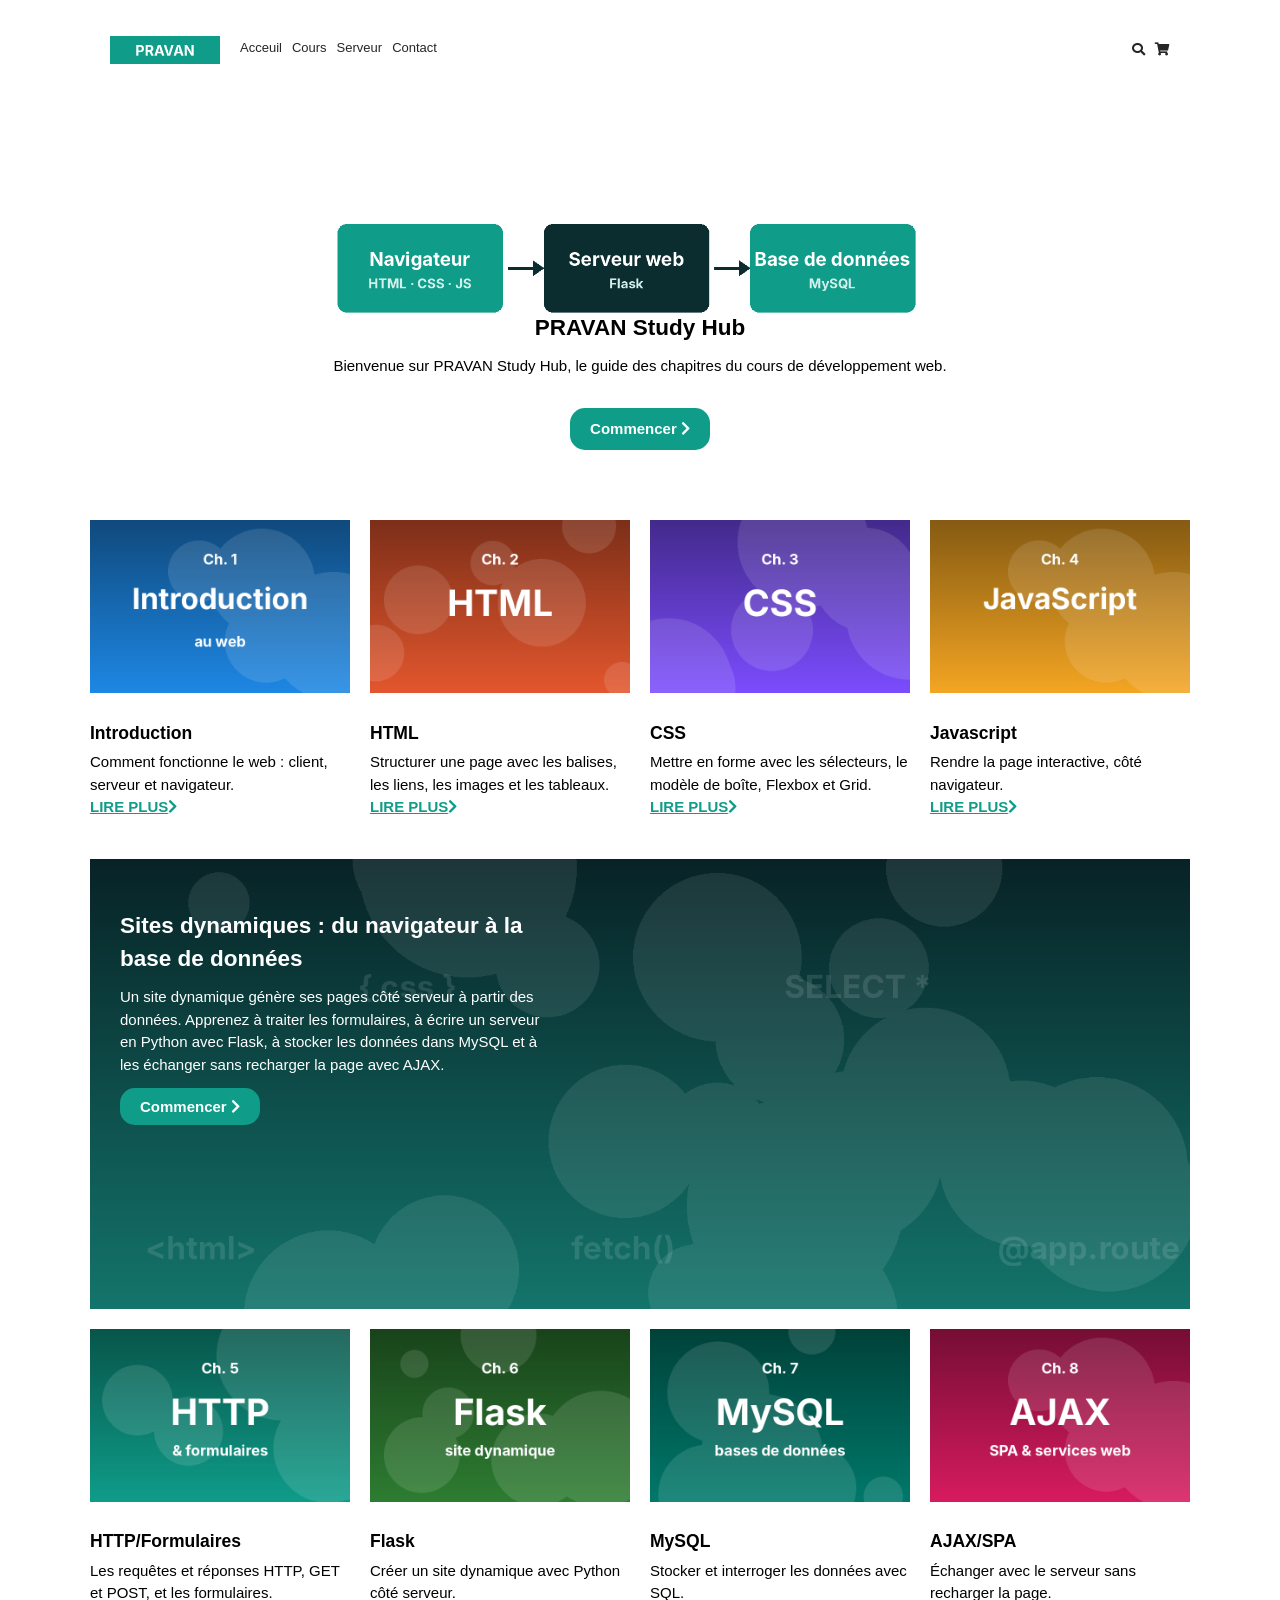
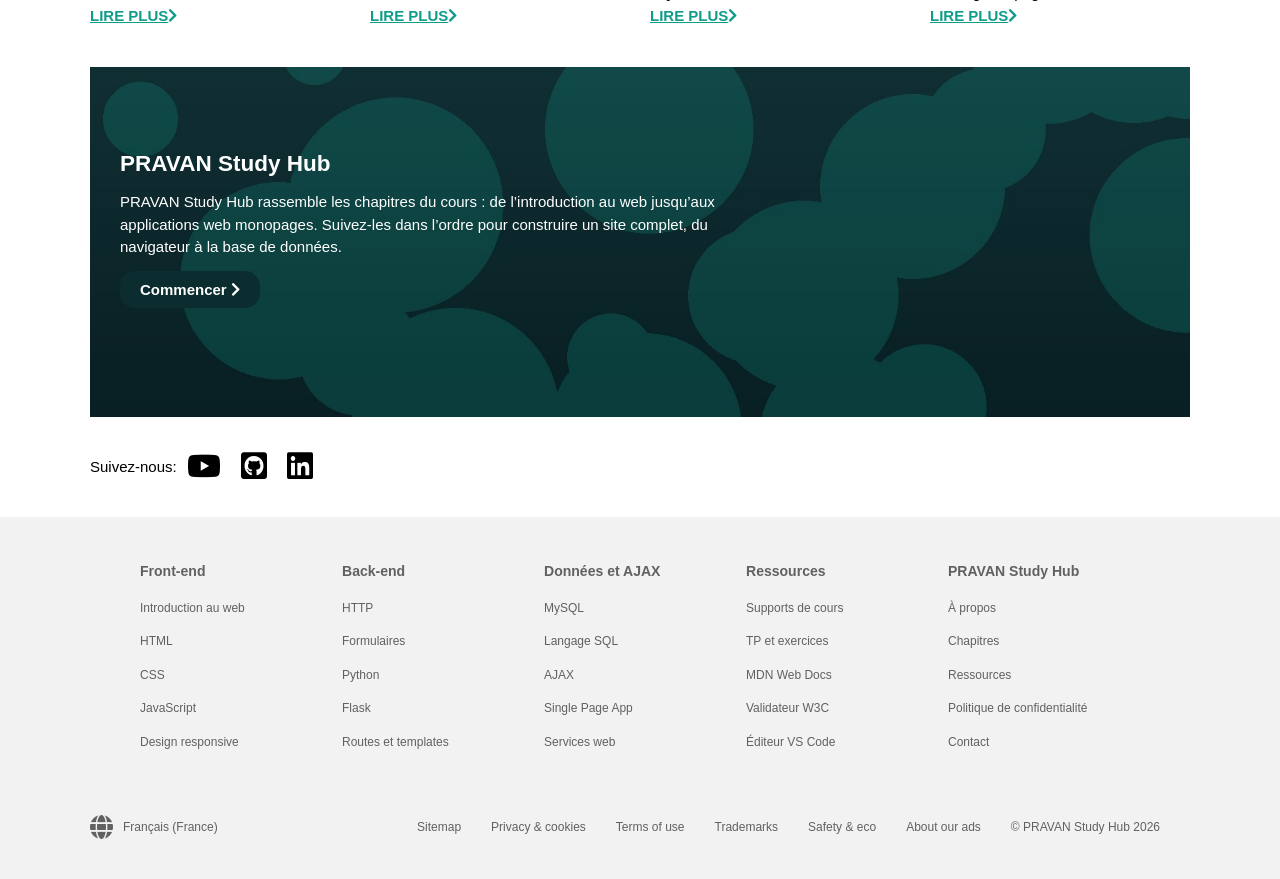
<file: Step14/index.html>
<!DOCTYPE html>
<html lang="en">
	<head>
		<meta charset="UTF-8">
		<meta name="viewport" content="width=device-width, initial-scale=1.0">
		<link rel="stylesheet" href="https://cdnjs.cloudflare.com/ajax/libs/font-awesome/5.15.2/css/all.min.css">
		<link rel="stylesheet" href="style.css" />	
		<title>Bingo Web Academy</title>
	</head>

	<body>
		<div class="container">
			<nav class="main-nav">
				<img src="../my_img/logo.png" alt="PRAVAN" class="logo">
				<ul class="main-menu">
					<li><a href="#">Acceuil</a></li>
					<li><a href="#web">Cours</a></li>
					<li><a href="#BigData">Serveur</a></li>
					<li><a href="#contact">Contact</a></li>
				</ul>
				<ul class="right-menu">
					<li>
						<a href="#">
							 <i class="fas fa-search"></i>
						</a>
					</li>
					<li>
						<a href="#">
							<i class="fas fa-shopping-cart"></i>
						</a>
					</li>
				</ul>
			</nav>
			<header class="showcase">
				<h2>PRAVAN Study Hub</h2>
				<p>
					Bienvenue sur PRAVAN Study Hub, le guide des chapitres du cours de développement web.
				</p>
				<a href="#" class="btn">
					Commencer <i class="fas fa-chevron-right"></i>
				</a>
			</header>
			<main>
				<section id="web" class="home-cards">
						<div>
						<img src="../my_img/card1_html.png" alt="">
						<h3>Introduction</h3>
						<p>
							Comment fonctionne le web : client, serveur et navigateur.
						</p>
						<a href="#">Lire plus<i class="fas fa-chevron-right"></i></a>
					</div>
					<div>
						<img src="../my_img/card2_css.png" alt="" />
						<h3>HTML</h3>
						<p>
							Structurer une page avec les balises, les liens, les images et les tableaux.
						</p>
						<a href="#">Lire plus<i class="fas fa-chevron-right"></i></a>
					</div>
					<div>
						<img src="../my_img/card3_JS.png" alt="" />
						<h3>CSS</h3>
						<p>
							Mettre en forme avec les sélecteurs, le modèle de boîte, Flexbox et Grid.
						</p>
						<a href="#">Lire plus<i class="fas fa-chevron-right"></i></a>
					</div>
					<div>
						<img src="../my_img/card4_http.png" alt="" />
						<h3>Javascript</h3>
						<p>
							Rendre la page interactive, côté navigateur.
						</p>
						<a href="#">Lire plus<i class="fas fa-chevron-right"></i></a>
					</div>
				</section>
				<section id="bigData-intro">
					<div class="content">
						<h2>Sites dynamiques : du navigateur à la base de données</h2>
						<p>
							Un site dynamique génère ses pages côté serveur à partir des données. Apprenez à traiter les formulaires, à écrire un serveur en Python avec Flask, à stocker les données dans MySQL et à les échanger sans recharger la page avec AJAX.
						</p>
						<a href="#" class="btn">
							Commencer <i class="fas fa-chevron-right"></i>
						</a>
					</div>
				</section>
				<section id="bigData" class="home-cards">
					<div>
						<img src="../my_img/card5_hdfs.png" alt="" />
						<h3>HTTP/Formulaires</h3>
						<p>
							Les requêtes et réponses HTTP, GET et POST, et les formulaires.
						</p>
						<a href="#">Lire plus<i class="fas fa-chevron-right"></i></a>
					</div>
					<div>
						<img src="../my_img/card6_pipelines.png" alt="" />
						<h3>Flask</h3>
						<p>
							Créer un site dynamique avec Python côté serveur.
						</p>
						<a href="#">Lire plus<i class="fas fa-chevron-right"></i></a>
					</div>
					<div>
						<img src="../my_img/card7_spark.png" alt="" />
						<h3>MySQL</h3>
						<p>
							Stocker et interroger les données avec SQL.
						</p>
						<a href="#">Lire plus<i class="fas fa-chevron-right"></i></a>
					</div>
					<div>
						<img src="../my_img/card8_kafka.png" alt="" />
						<h3>AJAX/SPA</h3>
						<p>
							Échanger avec le serveur sans recharger la page.					
						</p>
						<a href="#">Lire plus<i class="fas fa-chevron-right"></i></a>
					</div>
				</section>
				<section  id="contact" class="ruban dark">
					<div class="content">
						<h2>PRAVAN Study Hub</h2>
						<p>PRAVAN Study Hub rassemble les chapitres du cours : de l’introduction au web jusqu’aux applications web monopages. Suivez-les dans l’ordre pour construire un site complet, du navigateur à la base de données.</p>
						<a href="#" class="btn">
							Commencer <i class="fas fa-chevron-right"></i>
						</a>
					</div>
				</section>
				<section  class="follow">
					<p>Suivez-nous:</p>
					<a href="https://www.youtube.com/channel/UCO2rHSchURnEcVSnSd_ucbg">
						<span class="fab fa-youtube"></span>
					</a>
					<a href="https://github.com">
						<span class="fab fa-github-square"></span>
					</a>
					<a href="https://linkedin.com">
						<span class="fab fa-linkedin"></span>
					</a>
				</section>							
			</main>
		</div>
		<footer>
			<section class="links">
				<div class="links-inner">
					<ul>
						<li>
							<h3>Front-end</h3>
						</li>
						<li><a href="#">Introduction au web</a></li>
						<li><a href="#">HTML</a></li>
						<li><a href="#">CSS</a></li>
						<li><a href="#">JavaScript</a></li>
						<li><a href="#">Design responsive</a></li>
					</ul>
					<ul>
						<li>
							<h3>Back-end</h3>
						</li>
						<li><a href="#">HTTP</a></li>
						<li><a href="#">Formulaires</a></li>
						<li><a href="#">Python</a></li>
						<li><a href="#">Flask</a></li>
						<li><a href="#">Routes et templates</a></li>
					</ul>
					<ul>
						<li>
							<h3>Données et AJAX</h3>
						</li>
						<li><a href="#">MySQL</a></li>
						<li><a href="#">Langage SQL</a></li>
						<li><a href="#">AJAX</a></li>
						<li><a href="#">Single Page App</a></li>
						<li><a href="#">Services web</a></li>
					</ul>
					<ul>
						<li>
							<h3>Ressources</h3>
						</li>
						<li><a href="#">Supports de cours</a></li>
						<li><a href="#">TP et exercices</a></li>
						<li><a href="#">MDN Web Docs</a></li>
						<li><a href="#">Validateur W3C</a></li>
						<li><a href="#">Éditeur VS Code</a></li>
					</ul>
					<ul>
						<li>
							<h3>PRAVAN Study Hub</h3>
						</li>
						<li><a href="#">À propos</a></li>
						<li><a href="#">Chapitres</a></li>
						<li><a href="#">Ressources</a></li>
						<li><a href="#">Politique de confidentialité</a></li>
						<li><a href="#">Contact</a></li>
					</ul>
				</div>
			</section>
			<section class="sub-footer">
				<div class="footer-inner">
					<div><i class="fas fa-globe fa-2x"></i> Français (France)</div>
					<ul>
						<li><a href="#">Sitemap</a></li>
						<li><a href="#">Privacy & cookies</a></li>
						<li><a href="#">Terms of use</a></li>
						<li><a href="#">Trademarks</a></li>
						<li><a href="#">Safety & eco</a></li>
						<li><a href="#">About our ads</a></li>
						<li><a href="#">&copy; PRAVAN Study Hub 2026</a></li>
					</ul>
				</div>
			</section>
		</footer>
	</body>
</html>
</file>
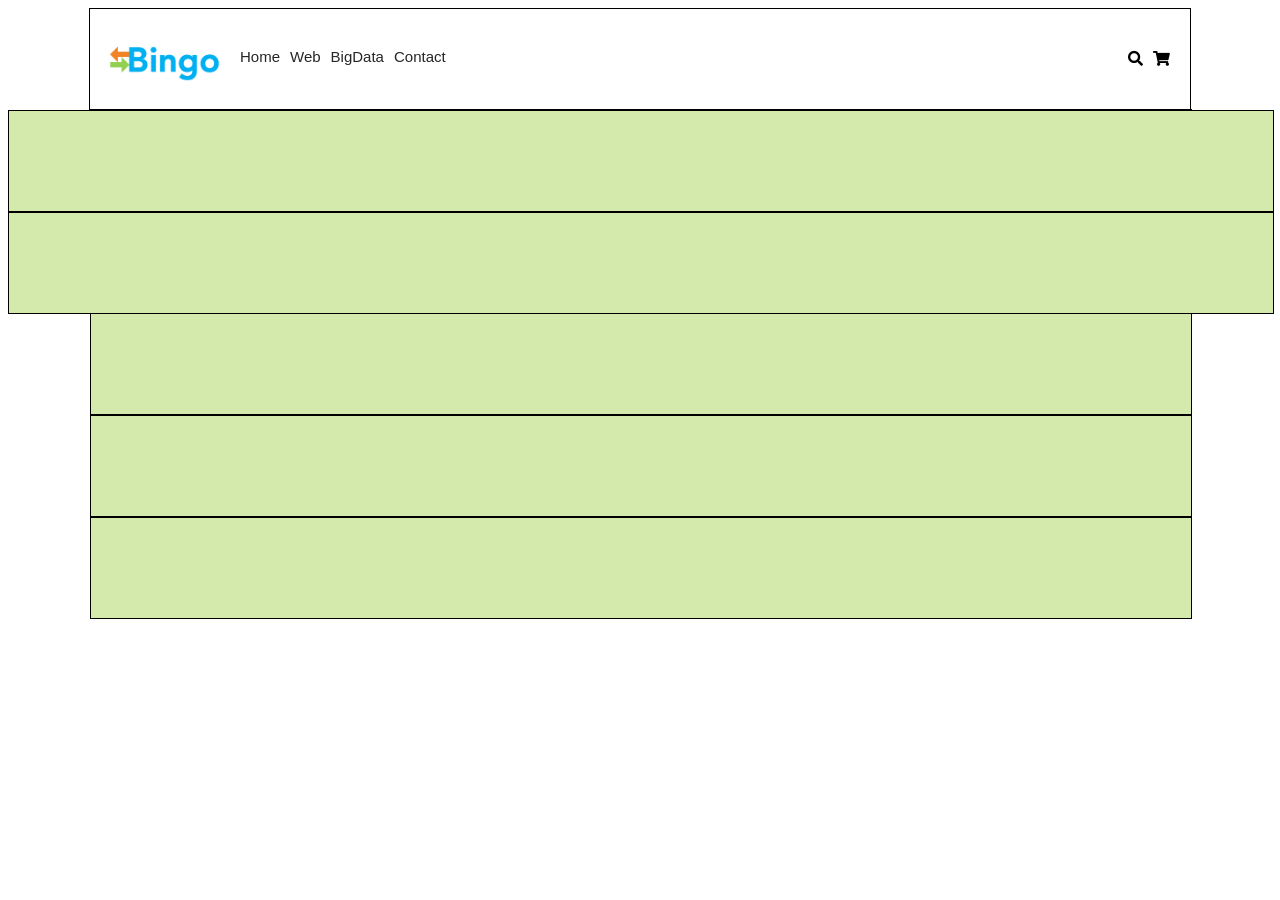
<file: Step4_nav/index.html>
<!DOCTYPE html>
<html lang="en">
	<head>
		<meta charset="UTF-8">
		<meta name="viewport" content="width=device-width, initial-scale=1.0">
		<link rel="stylesheet" href="style.css" />
		<link rel="stylesheet" href="https://cdnjs.cloudflare.com/ajax/libs/font-awesome/5.15.2/css/all.min.css">
		<title>Microsoft Official homepage</title>
	</head>

	<body>
		<div class="container">
			<nav class="main-nav">
				<img src="../img/logo.png" alt="Microsoft" class="logo">
				<ul class="main-menu">
					<li><a href="#">Home</a></li>
					<li><a href="#web">Web</a></li>
					<li><a href="#BigData">BigData</a></li>
					<li><a href="#contact">Contact</a></li>
				</ul>
				<ul class="right-menu">
					<li>
						<a href="#">
							 <i class="fas fa-search"></i>
						</a>
					</li>
					<li>
						<a href="#">
							<i class="fas fa-shopping-cart"></i>
						</a>
					</li>
				</ul>
			</nav>
			<header class="showcase"></header>
			<main>
				<section id="web"class="home-cards"></section>
				<section id="bigData-intro"></section>
				<section id="bigdata"class="home-cards"></section>
				<section id="contact "class="ruban dark"></section>
				<section class="follow"></section>
			</main>			
		</div>
		<footer>	
			<section class="links"></section>	
			<section class="sub-footer"></section>	
		</footer>
	</body>
</html>
</file>
<file: Step14/style.css>
* {
    margin: 0;
    padding: 0;
}

body {
    font-family: 'Segoe UI', Tahoma, Geneva, Verdana, sans-serif;
    background-color: white;
    color: black;
    font-size: 15px;
    line-height: 1.5;
}

.container {
    background-color: #fff;
    min-height: 100px;
    width: 90%;
    border: none;
    max-width: 1100px;
    margin: 0 auto;
}

.main-nav {
    display: flex;
    align-items: center;
    justify-content: space-between;
    height: 60px;
    padding-top: 20px;
    padding-bottom: 20px;
    font-size: 13px;
    background-color: white;
}

.right-menu {
    display: flex;
    margin-right: 20px;
    list-style-type: none;
    padding: 0;
    margin-left: 20px;
    gap: 10px;
}

.right-menu a {
    color: #262626;
}

.main-menu {
    width: 100%;
    list-style-type: none;
    padding: 0;
    margin: 0;
    display: flex;
    margin-left: 20px;
    gap: 10px;
}

.main-menu * {
    color: #262626;
    text-decoration: none;
    padding-bottom: 2px;
    border-bottom: 2px solid transparent;

}

.main-menu *:hover {
    border-color: black;
}

.logo {
    width: 110px;
    margin-left: 20px;
}

main section, footer section {
    margin: 0 auto;
    background-color: #d3eaac;
    width: 100%;
    height: 100px;
    border: 1px solid black;
}

.showcase {
    width: 100%;
    height: 400px;
    background-image: url(../my_img/slide1.png);
    background-repeat: no-repeat;
    background-position: top center;
    background-size: 60%;
    background-origin: content-box;
    background-clip: content-box;
    background-color: white;
    display: flex;
    flex-direction: column;
    align-items: center;
    justify-content: flex-end;
    padding: 25px 0 50px;
    box-sizing: border-box;
    margin-bottom: 20px;
}

.showcase p, .showcase h2 {
    margin-bottom: 10px;
}

.btn {
    margin-top: 20px;
    border-radius: 15px;
    background-color: #0f9d8a;
    color: white;
    font-weight: bold;
    text-decoration: none;
    padding: 10px 20px;
}

.btn:hover {
    opacity: 0.9;
}

.dark {
    background-color: #0b2d30;
    color: white;
}

.dark .btn {
    background-color: #f4f4f4;
    color: #333;
}

/* step 6 */

.home-cards {
    display: grid;
    grid-template-columns: 1fr 1fr 1fr 1fr;
    gap: 20px;
    margin-bottom: 40px;
    background-color: white;
    width: auto;
    height: auto;
    border: none;
}

.home-cards img {
    width: 100%;
    margin-bottom: 20px;
}

.home-cards h3 {
    margin-bottom: 5px;
}

.home-cards a {
    color: #0f9d8a;
    text-transform: uppercase;
    font-weight: bold;
    margin-top: 10px;
    display: inline;
}

.home-cards a:hover i {
    position: relative;
    left: 10px;
}

/* step 7 */

#bigData-intro {
    height: 350px;
    background-image: url("../my_img/bigData.png");
    background-size: cover;
    background-repeat: no-repeat;
    background-position: center;
    margin-bottom: 20px;
    padding-bottom: 100px;
    border: none;
}

#bigData-intro .content {
    width: 40%;
    color: white;
    padding-top: 50px;
    padding-left: 30px;
}

#bigData-intro p {
    margin-top: 10px;
    margin-bottom: 20px;
}

/* step 9 */

.ruban {
    width: 100%;
    height: 350px;
    background-image: url("../my_img/carbon2.jpg");
    background-position: center 70%;
    background-repeat: no-repeat;
    background-size: cover;
    border: none;
}

.ruban .content {
    width: 55%;
    color: #fff;
    padding-top: 80px;
    padding-left: 30px;
}

.ruban p {
    margin-top: 10px;
    margin-bottom: 20px;
}

.dark .btn {
    background: #0b2d30;
    color: white;
}

/* step 10 */

.follow {
    background-color: white;
    display: flex;
    align-items: center;
    justify-content: left;
    border: none;
}

.follow * {
    margin-right: 10px;
}

.follow span {
    color: black;
    font-size: 30px;
}

/* step 11 */

.links {
    background: #f2f2f2;
    color: #616161;
    padding-top: 35px;
    padding-bottom: 35px;
    height: auto;
    font-size: 12px;
    border: none;
}

.links-inner {
    display: grid;
    grid-template-columns: 1fr 1fr 1fr 1fr 1fr;
    gap: 10px;
    max-width: 1000px;
    padding-left: 20px;
    padding-right: 20px;
    margin: 0 auto;
}

.links-inner li {
    line-height: 2.8;
}

/* step 12 */

.sub-footer {
    background-color: #f2f2f2;
    color: #616161;
    font-size: 12px;
    padding-top: 20px;
    padding-bottom: 20px;
    height: auto;
    border: none;
}

.footer-inner {
    display: flex;
    justify-content: space-between;
    max-width: 1100px;
    align-items: center;
    padding-left: 20px;
    padding-right: 20px;
    margin: 0 auto;
}

.footer-inner div {
    display: flex;
    align-items: center;
    justify-content: center;
    margin-bottom: 20px;
}

.footer-inner div i {
    margin-right: 10px;
}

.links a, .footer-inner a {
    color: #616161;
    text-decoration: none;
}

.sub-footer ul {
    display: flex;
}

.sub-footer ul li {
    margin-right: 30px;
    margin-bottom: 20px;
}

footer li {
    list-style: none;
    padding: 0;
    margin: 0;
}

/* step 13 */

@media (max-width: 700px) {
    .main-menu {
        display: none;
    }

    .home-cards {
        grid-template-columns: 1fr 1fr;
    }

    .showcase {
        background-size: 60%;
    }

    #bigData-intro p {
        display: none;
    }

    #bigData-intro h2 {
        margin-bottom: 20px;
    }

    .ruban {
        background-position: center top;
        height: 500px;
    }

    .ruban .content {
        width: 85%;
    }

    .links-inner {
        display: grid;
        grid-template-columns: 1fr 1fr;
    }
}

@media (max-width: 500px) {
    .home-cards {
        grid-template-columns: 1fr;
    }

    .links-inner {
        display: flex;
        flex-direction: column;
        align-items: flex-start;
    }

    footer li {
        font-size: 25px;
        padding-top: 3px;
        padding-bottom: 3px;
    }

    .footer-inner, .footer-inner ul {
        flex-direction: column;
        align-items: flex-start;
    }
}
</file>
<file: Step4_nav/style.css>
body * {
    font-family: 'Segoe UI', Tahoma, Geneva, Verdana, sans-serif;
    background-color: white;
    color: black;
    font-size: 15px;
    line-height: 1.5;
    margin: 0;
    padding: 0;
}

.container {
    background-color: red;
    width: 90%;
    height: 100px;
    border: 1px solid black;
    max-width: 1100px;
    margin: 0 auto;
}

.main-nav {
    display: flex;
    align-items: center;
    justify-content: space-between;
    height: 60px;
    padding-top: 20px;
    padding-bottom: 20px;
    font-size: 13px;
}

.main-menu {
    width: 100%;
}

.right-menu {
    display: flex;
    margin-right: 20px;
    list-style-type: none;
    padding: 0;
    margin-left: 20px;
    gap: 10px;
}

.main-menu {
    list-style-type: none;
    padding: 0;
    margin: 0;
    display: flex;
    margin-left: 20px;
    gap: 10px;
}

.main-menu * {
    color: #262626;
    text-decoration: none;
    padding-bottom: 2px;
    border-bottom: 1px solid transparent;

}

.main-menu *:hover {
    border-color: black;
}

.logo {
    width: 110px;
    margin-left: 20px;
}

main section, footer section {
    margin: 0 auto;
    background-color: #d3eaac;
    width: 100%;
    height: 100px;
    border: 1px solid black;
}
</file>
